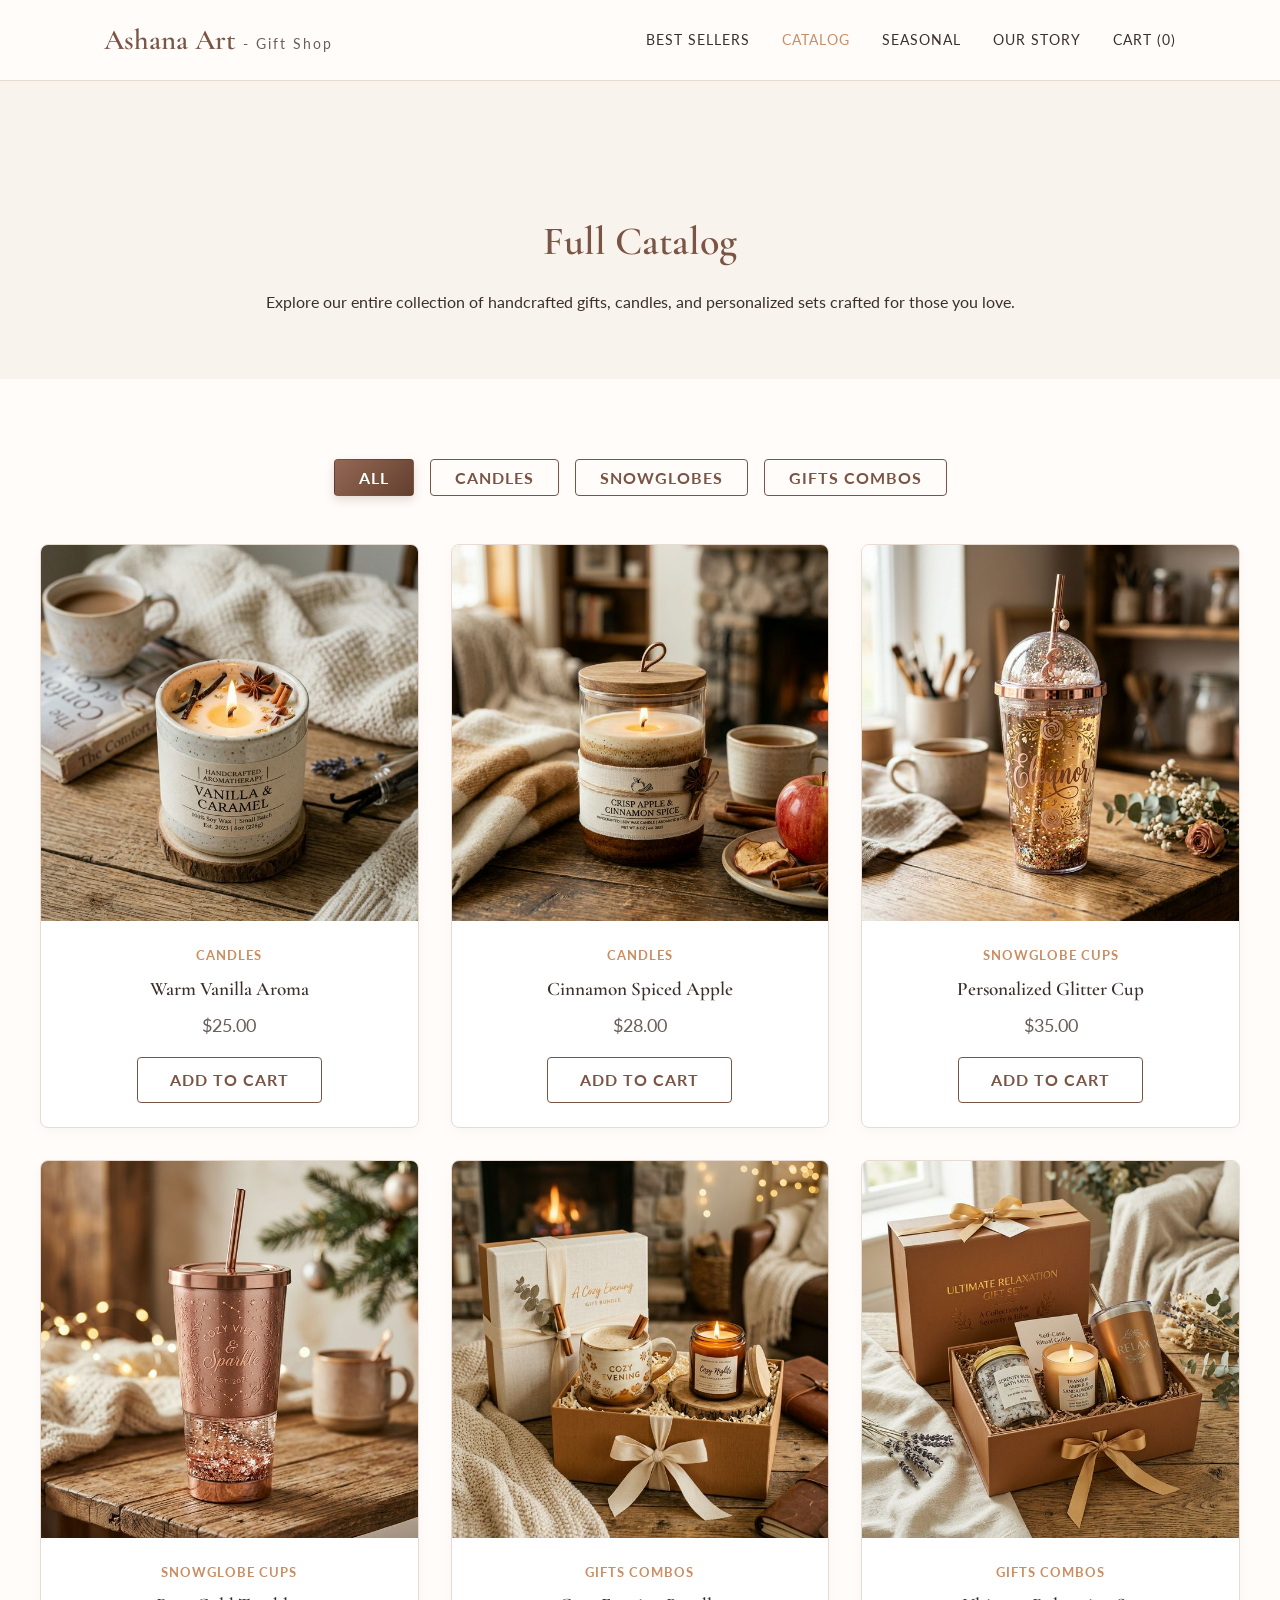
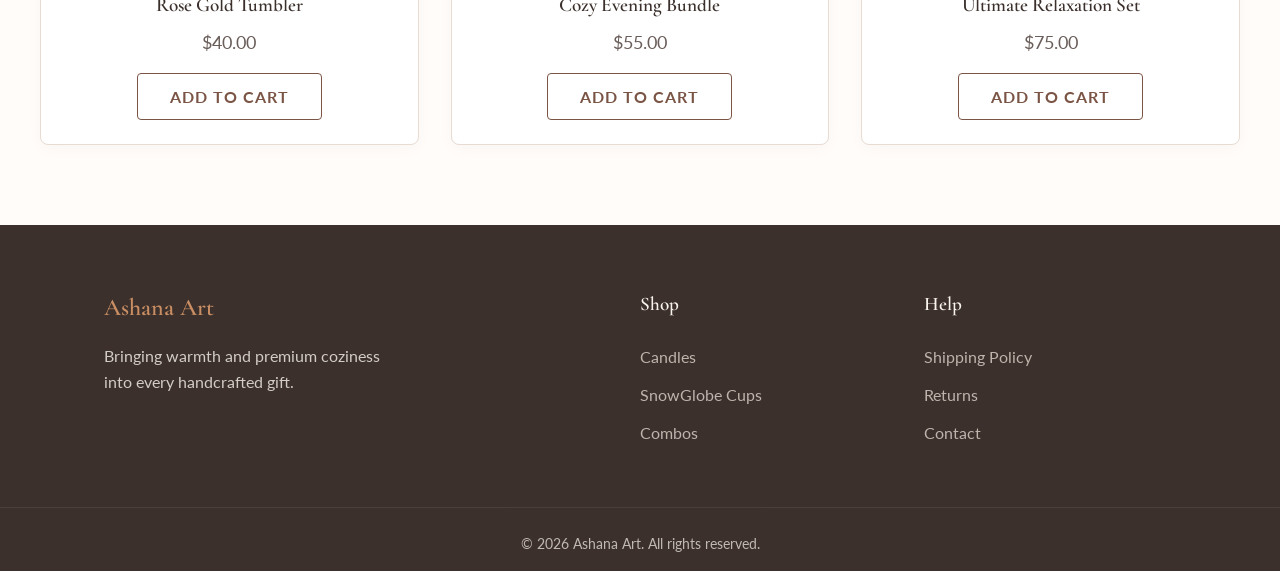
<file: catalog.html>
<!DOCTYPE html>
<html lang="en">
<head>
    <meta charset="UTF-8">
    <meta name="viewport" content="width=device-width, initial-scale=1.0">
    <title>Catalog | Ashana Art</title>
    <link rel="stylesheet" href="style.css">
    <!-- Google Fonts: Elegant & Warm -->
    <link rel="preconnect" href="https://fonts.googleapis.com">
    <link rel="preconnect" href="https://fonts.gstatic.com" crossorigin>
    <link href="https://fonts.googleapis.com/css2?family=Cormorant+Garamond:wght@400;600&family=Lato:wght@300;400;700&display=swap" rel="stylesheet">
</head>
<body>
    <!-- HEADER -->
    <header class="navbar fade-in">
        <div class="container nav-content">
            <a href="index.html" class="brand">Ashana Art <span class="slogan">- Gift Shop</span></a>
            <nav class="nav-links">
                <a href="index.html#products">Best Sellers</a>
                <a href="catalog.html" style="color: var(--accent-color);">Catalog</a>
                <a href="index.html#collections">Seasonal</a>
                <a href="index.html#about">Our Story</a>
                <!-- Future cart anchor -->
                <button class="cart-toggle" id="cart-btn" aria-label="Open cart">Cart (<span id="cart-count">0</span>)</button>
            </nav>
        </div>
    </header>

    <!-- CATALOG HEADER -->
    <section class="section bg-secondary text-center fade-in" style="padding-top: 8rem; padding-bottom: 4rem;">
        <div class="container">
            <h1 class="section-title" style="margin-bottom: 1rem;">Full Catalog</h1>
            <p class="max-w-md">Explore our entire collection of handcrafted gifts, candles, and personalized sets crafted for those you love.</p>
        </div>
    </section>

    <!-- FULL CATALOG GRID -->
    <section class="section container">
        <!-- Visual filter bar -->
        <div class="filter-bar fade-in" style="display: flex; gap: 1rem; justify-content: center; margin-bottom: 3rem; flex-wrap: wrap;">
            <button class="btn btn-primary filter-btn" data-filter="all" style="padding: 0.5rem 1.5rem;">All</button>
            <button class="btn btn-outline filter-btn" data-filter="Candles" style="padding: 0.5rem 1.5rem;">Candles</button>
            <button class="btn btn-outline filter-btn" data-filter="SnowGlobe Cups" style="padding: 0.5rem 1.5rem;">SnowGlobes</button>
            <button class="btn btn-outline filter-btn" data-filter="Gifts Combos" style="padding: 0.5rem 1.5rem;">Gifts Combos</button>
        </div>

        <div class="product-grid" id="fullCatalogGrid">
            
            <!-- Items -->
            <article class="product-card fade-in" data-id="1" data-price="25.00">
                <div class="product-img-wrapper">
                    <img src="candles_1.png" class="product-img" alt="Candle">
                    <img src="candles_1_hover.png" class="product-img-hover" alt="Using Candle">
                </div>
                <div class="product-info">
                    <span class="category">Candles</span>
                    <h3 class="product-title">Warm Vanilla Aroma</h3>
                    <p class="product-price">$25.00</p>
                    <button class="btn btn-outline add-to-cart-btn">Add to Cart</button>
                </div>
            </article>
            
            <article class="product-card fade-in" data-id="4" data-price="28.00">
                <div class="product-img-wrapper">
                    <img src="candles_2.png" class="product-img" alt="Candle">
                    <img src="candles_2_hover.png" class="product-img-hover" alt="Using Candle">
                </div>
                <div class="product-info">
                    <span class="category">Candles</span>
                    <h3 class="product-title">Cinnamon Spiced Apple</h3>
                    <p class="product-price">$28.00</p>
                    <button class="btn btn-outline add-to-cart-btn">Add to Cart</button>
                </div>
            </article>

            <article class="product-card fade-in" data-id="2" data-price="35.00">
                <div class="product-img-wrapper">
                    <img src="snowglobe_1.png" class="product-img" alt="SnowGlobe Cup">
                    <img src="snowglobe_1_hover.png" class="product-img-hover" alt="Using Snowglobe">
                </div>
                <div class="product-info">
                    <span class="category">SnowGlobe Cups</span>
                    <h3 class="product-title">Personalized Glitter Cup</h3>
                    <p class="product-price">$35.00</p>
                    <button class="btn btn-outline add-to-cart-btn">Add to Cart</button>
                </div>
            </article>

            <article class="product-card fade-in" data-id="5" data-price="40.00">
                <div class="product-img-wrapper">
                    <img src="snowglobe_2.png" class="product-img" alt="SnowGlobe Cup">
                    <img src="snowglobe_2_hover.png" class="product-img-hover" alt="Using Snowglobe">
                </div>
                <div class="product-info">
                    <span class="category">SnowGlobe Cups</span>
                    <h3 class="product-title">Rose Gold Tumbler</h3>
                    <p class="product-price">$40.00</p>
                    <button class="btn btn-outline add-to-cart-btn">Add to Cart</button>
                </div>
            </article>

            <article class="product-card fade-in" data-id="3" data-price="55.00">
                <div class="product-img-wrapper">
                    <img src="combos_1.png" class="product-img" alt="Gift Combo">
                    <img src="combos_1_hover.png" class="product-img-hover" alt="Using Combo">
                </div>
                <div class="product-info">
                    <span class="category">Gifts Combos</span>
                    <h3 class="product-title">Cozy Evening Bundle</h3>
                    <p class="product-price">$55.00</p>
                    <button class="btn btn-outline add-to-cart-btn">Add to Cart</button>
                </div>
            </article>

            <article class="product-card fade-in" data-id="6" data-price="75.00">
                <div class="product-img-wrapper">
                    <img src="combos_2.png" class="product-img" alt="Gift Combo">
                    <img src="combos_2_hover.png" class="product-img-hover" alt="Using Combo">
                </div>
                <div class="product-info">
                    <span class="category">Gifts Combos</span>
                    <h3 class="product-title">Ultimate Relaxation Set</h3>
                    <p class="product-price">$75.00</p>
                    <button class="btn btn-outline add-to-cart-btn">Add to Cart</button>
                </div>
            </article>

        </div>
    </section>

    <!-- FOOTER -->
    <footer class="footer">
        <div class="container footer-content">
            <div class="footer-brand">
                <h2>Ashana Art</h2>
                <p>Bringing warmth and premium coziness into every handcrafted gift.</p>
            </div>
            <div class="footer-links">
                <h4>Shop</h4>
                <a href="#">Candles</a>
                <a href="#">SnowGlobe Cups</a>
                <a href="#">Combos</a>
            </div>
            <div class="footer-links">
                <h4>Help</h4>
                <a href="#">Shipping Policy</a>
                <a href="#">Returns</a>
                <a href="#">Contact</a>
            </div>
        </div>
        <div class="footer-bottom">
            <p>&copy; 2026 Ashana Art. All rights reserved.</p>
        </div>
    </footer>

    <script src="script.js"></script>
</body>
</html>
</file>
<file: style.css>
/* DESIGN SYSTEM & VARIABLES */
/* Palette: Warm colors, cream, light caramel brown */
:root {
    --primary-color: #7a5444; /* Richer, deeper Carmelita */
    --primary-hover: #5d3d30; /* Darker hover */
    --secondary-color: #f9f3ed; /* Softer, warmer Cream */
    --accent-color: #c98e63; /* Warmer Golden Carmel */
    --gradient-primary: linear-gradient(135deg, #946855 0%, #633f2e 100%); /* Elegant Gradient */
    --bg-color: #fffcf9; /* Off-white warm background */
    --text-main: #3b302c; /* Deep warm brown for text */
    --text-light: #6a5e5a;
    --border-color: #e8dbd1;
    
    /* Typography: Elegant (Cormorant) + clean sans (Lato) */
    --font-heading: 'Cormorant Garamond', serif;
    --font-body: 'Lato', sans-serif;
    
    /* Transitions */
    --transition-soft: all 0.4s cubic-bezier(0.25, 0.46, 0.45, 0.94);
}

/* RESET & BASE STYLES */
* {
    margin: 0;
    padding: 0;
    box-sizing: border-box;
}

body {
    font-family: var(--font-body);
    background-color: var(--bg-color);
    color: var(--text-main);
    line-height: 1.6;
    overflow-x: hidden;
}

h1, h2, h3, h4, .brand {
    font-family: var(--font-heading);
    font-weight: 600;
}

a {
    text-decoration: none;
    color: var(--primary-color);
    transition: var(--transition-soft);
}

a:hover {
    color: var(--accent-color);
}

.container {
    max-width: 1200px;
    margin: 0 auto;
    padding: 0 5%;
}

.section {
    padding: 5rem 0;
}

.section-title {
    font-size: 2.5rem;
    text-align: center;
    margin-bottom: 3rem;
    color: var(--primary-color);
}

.bg-secondary {
    background-color: var(--secondary-color);
}

.text-center {
    text-align: center;
}

.max-w-md {
    max-width: 800px;
    margin: 0 auto;
}

/* BUTTONS */
.btn {
    display: inline-block;
    padding: 0.8rem 2rem;
    border: none;
    border-radius: 4px;
    font-family: var(--font-body);
    font-size: 1rem;
    cursor: pointer;
    transition: var(--transition-soft);
    text-transform: uppercase;
    letter-spacing: 1px;
    font-weight: 700;
}

.btn-primary {
    background: var(--gradient-primary);
    color: white;
    border: 1px solid rgba(0,0,0,0.1);
    box-shadow: 0 4px 10px rgba(122, 84, 68, 0.2);
}

.btn-primary:hover {
    background: linear-gradient(135deg, #7a5444 0%, #5d3d30 100%);
    color: white;
    transform: translateY(-2px);
    box-shadow: 0 8px 20px rgba(122, 84, 68, 0.4);
}

.btn-outline {
    background-color: transparent;
    border: 1px solid var(--primary-color);
    color: var(--primary-color);
}

.btn-outline:hover {
    background-color: var(--primary-color);
    color: white;
}

.btn-block {
    width: 100%;
    margin-top: 1rem;
}

/* NAVBAR */
.navbar {
    background-color: rgba(255, 252, 249, 0.95);
    backdrop-filter: blur(10px);
    position: sticky;
    top: 0;
    z-index: 100;
    border-bottom: 1px solid var(--border-color);
}

.nav-content {
    display: flex;
    justify-content: space-between;
    align-items: center;
    height: 80px;
}

.brand {
    font-size: 1.8rem;
    color: var(--primary-color);
}

.brand span {
    font-family: var(--font-body);
    font-size: 0.9rem;
    color: var(--text-light);
    font-weight: 400;
    letter-spacing: 2px;
}

.nav-links {
    display: flex;
    gap: 2rem;
    align-items: center;
}

.nav-links a, .cart-toggle {
    text-transform: uppercase;
    font-size: 0.9rem;
    letter-spacing: 1px;
    background: none;
    border: none;
    cursor: pointer;
    font-family: var(--font-body);
    color: var(--text-main);
    transition: var(--transition-soft);
}

.nav-links a:hover, .cart-toggle:hover {
    color: var(--accent-color);
}

/* HERO */
.hero {
    height: 80vh;
    min-height: 600px;
    display: flex;
    align-items: center;
    justify-content: center;
    text-align: center;
    position: relative;
    overflow: hidden;
}

.hero-video {
    position: absolute;
    top: 50%;
    left: 50%;
    width: 100%;
    height: 100%;
    object-fit: cover;
    transform: translate(-50%, -50%);
    z-index: 1;
}

.hero-overlay {
    position: absolute;
    top: 0;
    left: 0;
    width: 100%;
    height: 100%;
    background: linear-gradient(rgba(247, 237, 226, 0.6), rgba(247, 237, 226, 0.8));
    z-index: 2;
}

.hero-content {
    max-width: 800px;
    padding: 2rem;
    position: relative;
    z-index: 3;
}

.hero h1 {
    font-size: 4rem;
    color: var(--primary-color);
    margin-bottom: 1rem;
    line-height: 1.1;
}

.hero p {
    font-size: 1.2rem;
    color: var(--text-light);
    margin-bottom: 2rem;
}

/* TRUST BAR */
.trust-bar {
    background: var(--gradient-primary);
    color: white;
    padding: 2.5rem 0;
    border-top: 2px solid var(--accent-color);
    border-bottom: 2px solid var(--accent-color);
    box-shadow: inset 0 2px 10px rgba(0,0,0,0.1), 0 10px 30px rgba(122, 84, 68, 0.15);
}

.trust-grid {
    display: grid;
    grid-template-columns: repeat(3, 1fr);
    text-align: center;
    gap: 1rem;
}

.trust-item h3 {
    font-size: 1.2rem;
    margin-bottom: 0.5rem;
    letter-spacing: 1px;
    font-family: var(--font-heading);
}

.trust-item p {
    font-size: 0.9rem;
    opacity: 0.9;
}

/* PRODUCT GRID */
.product-grid {
    display: grid;
    grid-template-columns: repeat(auto-fill, minmax(280px, 1fr));
    gap: 2rem;
}

.product-card {
    background: white;
    border-radius: 8px;
    overflow: hidden;
    box-shadow: 0 4px 15px rgba(0,0,0,0.03);
    transition: var(--transition-soft);
    border: 1px solid var(--border-color);
}

.product-card:hover {
    transform: translateY(-5px);
    box-shadow: 0 10px 25px rgba(0,0,0,0.08);
}

.product-img-wrapper {
    width: 100%;
    aspect-ratio: 1;
    overflow: hidden;
    background-color: var(--secondary-color);
    position: relative;
}

.placeholder-img {
    width: 100%;
    height: 100%;
    background: linear-gradient(135deg, var(--secondary-color), #eeddd3);
}

.product-img, .product-img-hover {
    width: 100%;
    height: 100%;
    object-fit: cover;
    display: block;
    position: absolute;
    top: 0;
    left: 0;
    transition: opacity 0.5s ease-in-out, transform 0.8s ease;
}

.product-img-hover {
    opacity: 0;
    z-index: 2;
}

.product-card:hover .product-img-hover {
    opacity: 1;
}

.product-card:hover .product-img {
    transform: scale(1.05); /* Slight scale on the base layer for parallax look */
}

.product-info {
    padding: 1.5rem;
    text-align: center;
}

.category {
    font-size: 0.8rem;
    text-transform: uppercase;
    color: var(--accent-color);
    letter-spacing: 1px;
    margin-bottom: 0.5rem;
    display: block;
    font-weight: 700;
}

.product-title {
    font-size: 1.2rem;
    margin-bottom: 0.5rem;
    font-family: var(--font-heading);
}

.product-price {
    color: var(--text-light);
    margin-bottom: 1rem;
    font-size: 1.1rem;
}

/* PROMO BANNER */
.promo-content {
    text-align: center;
    padding: 4rem 2rem;
    background: white;
    border: 1px solid var(--border-color);
    border-radius: 8px;
}

.promo-content h2 {
    font-size: 2.5rem;
    color: var(--primary-color);
    margin-bottom: 1rem;
}

.promo-content p {
    margin-bottom: 2rem;
    color: var(--text-light);
}

/* CHECKOUT */
.checkout-layout {
    display: grid;
    grid-template-columns: 3fr 2fr;
    gap: 3rem;
    align-items: start;
}

.checkout-form {
    background: white;
    padding: 2.5rem;
    border-radius: 8px;
    border: 1px solid var(--border-color);
    box-shadow: 0 4px 15px rgba(0,0,0,0.02);
}

.checkout-form h3 {
    margin: 2rem 0 1rem;
    padding-bottom: 0.5rem;
    border-bottom: 1px solid var(--border-color);
    color: var(--primary-color);
}

.form-group {
    margin-bottom: 1.5rem;
}

.form-row {
    display: grid;
    grid-template-columns: 1fr 1fr;
    gap: 1.5rem;
}

label {
    display: block;
    margin-bottom: 0.5rem;
    font-size: 0.9rem;
    color: var(--text-main);
    font-weight: 700;
}

input, select {
    width: 100%;
    padding: 0.8rem;
    border: 1px solid var(--border-color);
    border-radius: 4px;
    font-family: var(--font-body);
    transition: var(--transition-soft);
    background-color: var(--bg-color);
}

input:focus, select:focus {
    outline: none;
    border-color: var(--accent-color);
    box-shadow: 0 0 0 2px rgba(212, 163, 115, 0.2);
}

.card-ui-block {
    background-color: #fcf9f6;
    padding: 1.5rem;
    border-radius: 4px;
    border: 1px solid #e5d8cf;
    margin-bottom: 1.5rem;
}

.order-summary {
    background: white;
    padding: 2rem;
    border-radius: 8px;
    border: 1px solid var(--border-color);
    position: sticky;
    top: 100px;
}

.order-summary h3 {
    margin-bottom: 1.5rem;
    color: var(--primary-color);
    font-family: var(--font-heading);
}

.summary-item-row {
    display: flex;
    justify-content: space-between;
    margin-bottom: 1rem;
    font-size: 0.95rem;
}

.summary-totals {
    margin-top: 1.5rem;
}

.summary-line {
    display: flex;
    justify-content: space-between;
    margin-bottom: 0.8rem;
    color: var(--text-light);
}

.summary-line.total {
    font-weight: 700;
    font-size: 1.2rem;
    color: var(--text-main);
    margin-top: 1rem;
    padding-top: 1rem;
    border-top: 1px solid var(--border-color);
}

/* FOOTER */
.footer {
    background-color: var(--text-main);
    color: var(--secondary-color);
    padding: 4rem 0 1rem;
}

.footer-content {
    display: grid;
    grid-template-columns: 2fr 1fr 1fr;
    gap: 2rem;
    margin-bottom: 3rem;
}

.footer-brand h2 {
    color: var(--accent-color);
    margin-bottom: 1rem;
    font-family: var(--font-heading);
}

.footer-brand p {
    opacity: 0.8;
    max-width: 300px;
}

.footer-links h4 {
    margin-bottom: 1.5rem;
    color: var(--secondary-color);
    font-family: var(--font-heading);
    font-size: 1.2rem;
}

.footer-links a {
    display: block;
    color: rgba(247, 237, 226, 0.7);
    margin-bottom: 0.8rem;
}

.footer-links a:hover {
    color: var(--accent-color);
}

.footer-bottom {
    text-align: center;
    border-top: 1px solid rgba(255,255,255,0.1);
    padding-top: 1.5rem;
    font-size: 0.9rem;
    opacity: 0.7;
}

/* ANIMATIONS & EFFECTS */
.fade-in {
    opacity: 0;
    transform: translateY(60px); /* Distancia mayor para el efecto de deslizado */
    transition: opacity 0.8s cubic-bezier(0.25, 0.46, 0.45, 0.94), transform 0.8s cubic-bezier(0.25, 0.46, 0.45, 0.94);
}

.fade-in.is-visible {
    opacity: 1;
    transform: translateY(0);
}

/* PRELOADER */
.preloader {
    position: fixed;
    top: 0;
    left: 0;
    width: 100%;
    height: 100vh;
    background-color: var(--bg-color); /* Fondo crema elegante */
    display: flex;
    justify-content: center;
    align-items: center;
    z-index: 9999;
    transition: opacity 0.8s ease-out, visibility 0.8s ease-out;
}

.preloader.hidden {
    opacity: 0;
    visibility: hidden;
}

.preloader-video {
    width: 250px; /* Tamaño del video central */
    max-width: 80vw;
    height: auto;
    object-fit: contain;
}

/* RESPONSIVE */
@media (max-width: 768px) {
    .nav-links {
        display: none; 
    }
    
    .hero h1 {
        font-size: 2.5rem;
    }
    
    .trust-grid {
        grid-template-columns: 1fr;
    }
    
    .checkout-layout {
        grid-template-columns: 1fr;
    }
    
    .footer-content {
        grid-template-columns: 1fr;
    }
}
</file>
